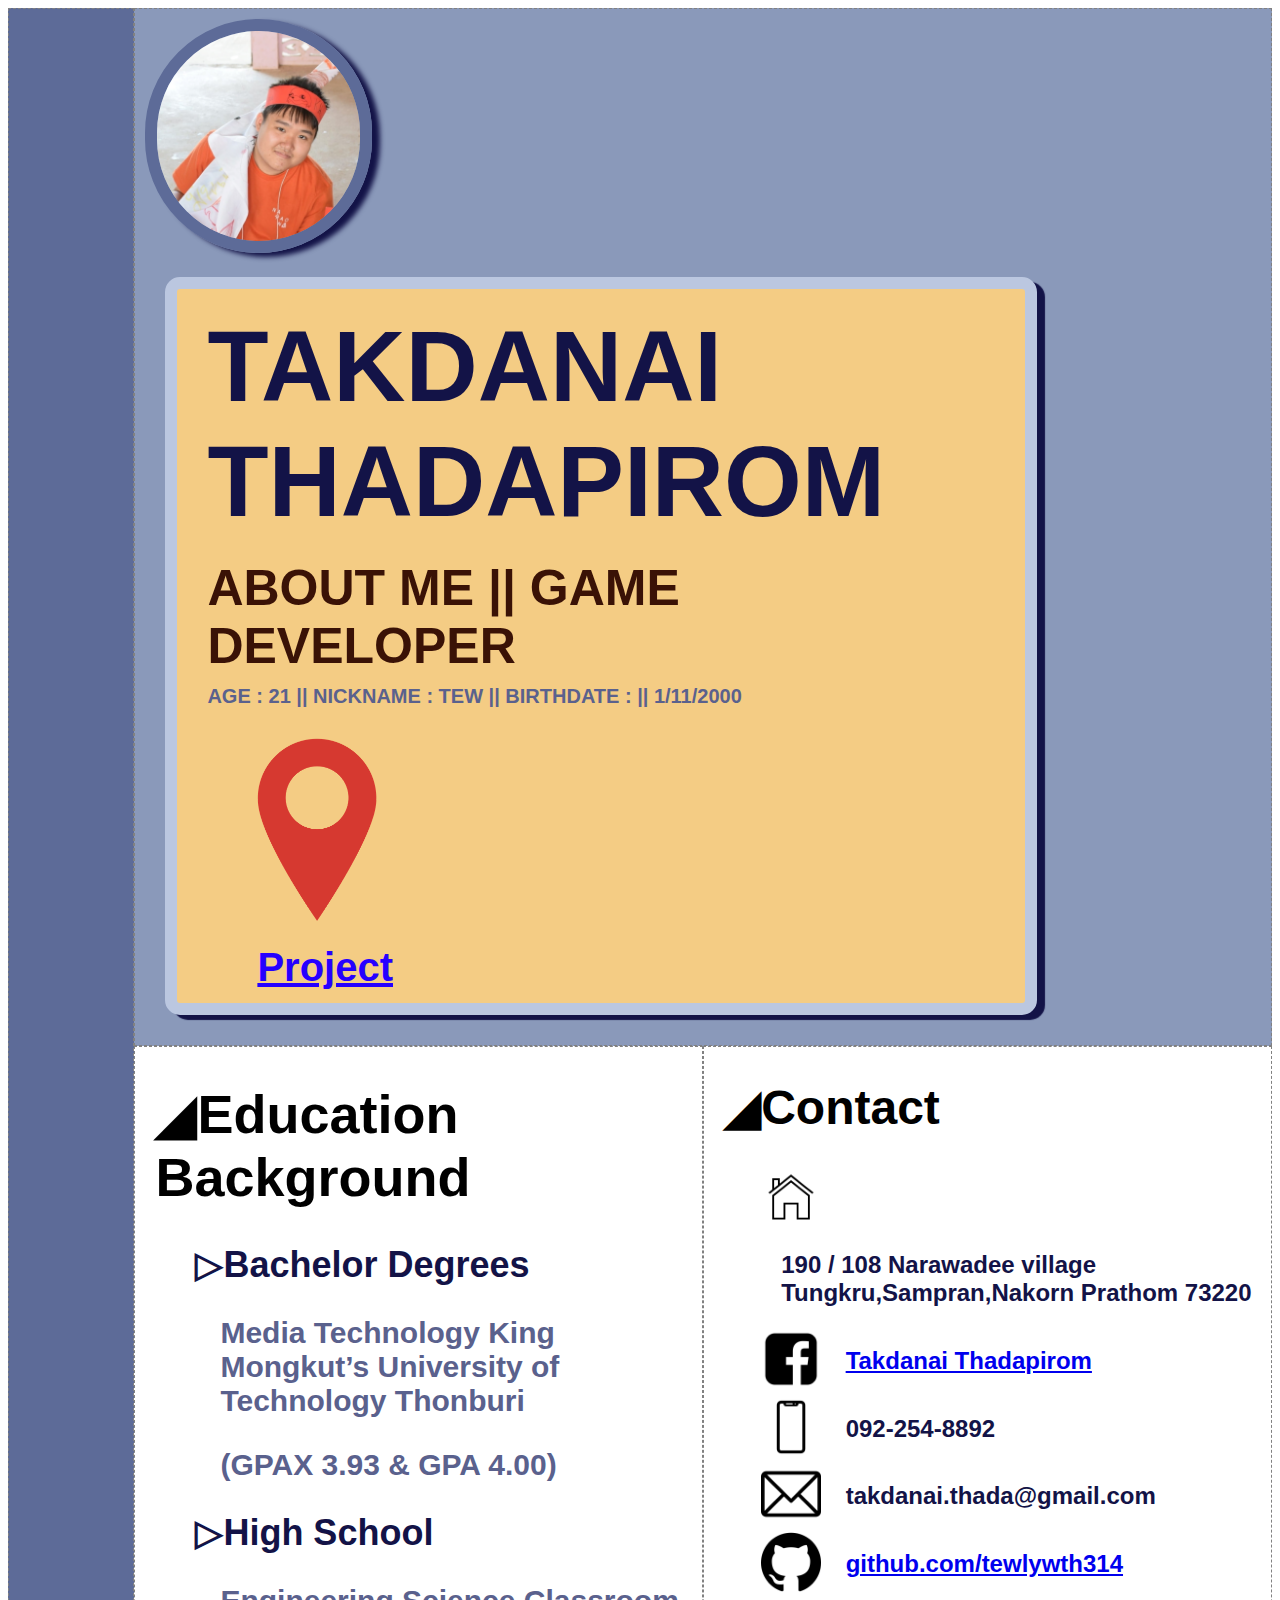
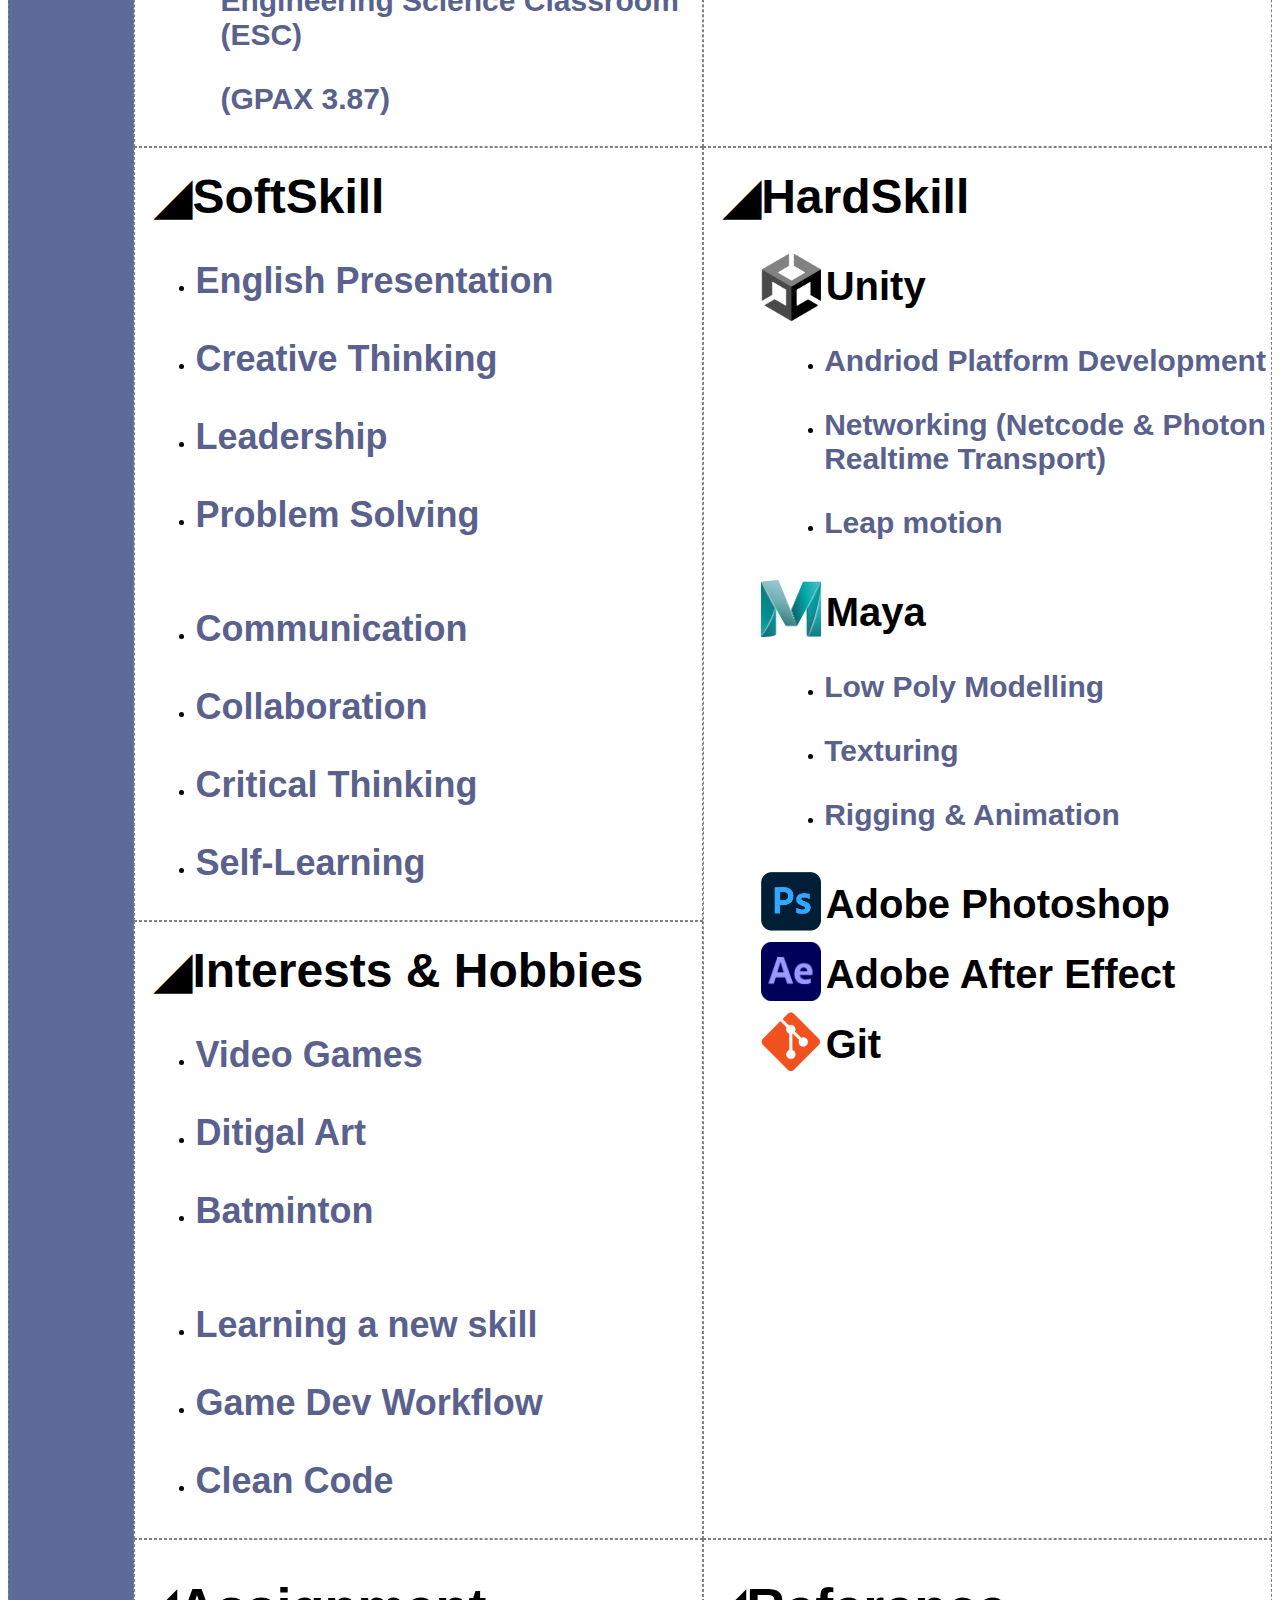
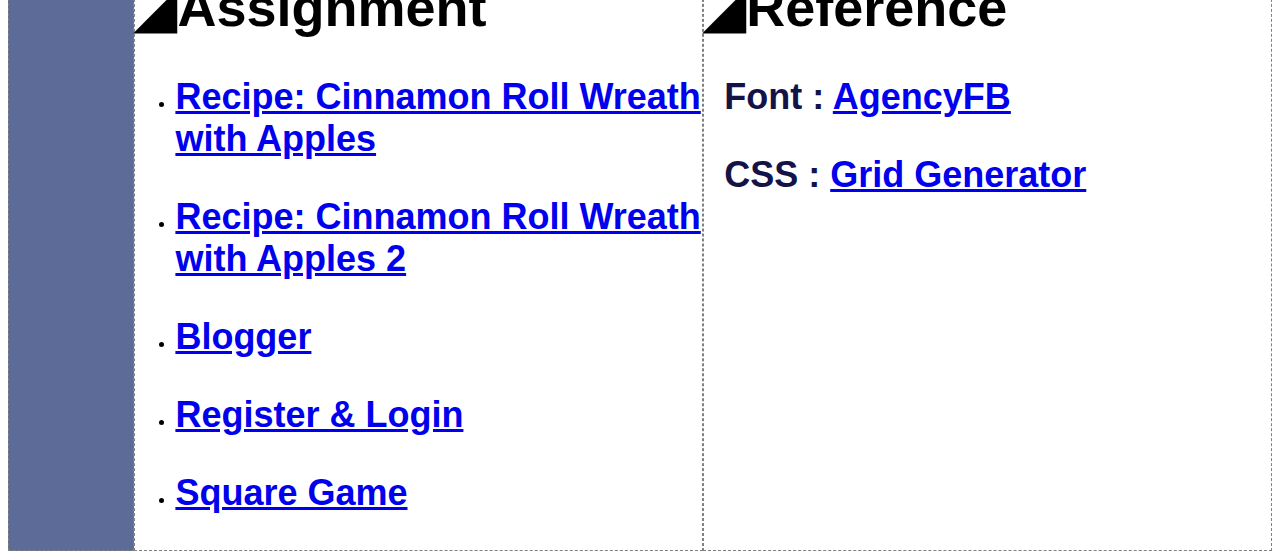
<file: index.html>
<!DOCTYPE html>
<html lang="en">
<head>
    <meta charset="UTF-8">
    <meta http-equiv="X-UA-Compatible" content="IE=edge">
    <meta name="viewport" content="width=device-width, initial-scale=1.0">
    <link href="https://allfont.net/allfont.css?fonts=agency-fb" rel="stylesheet" type="text/css" />
    <link rel='stylesheet' type='text/css' media='screen' href='main.css'>
    <title>Document</title>
</head>
<body>
    <div class="Port-grid-container">
        <div id = "Port-Header">
            <img id = "profileImg"src="PortImage/profile.jpg" alt="profile">
            <div>
                <div id="Name">
                    <h1>TAKDANAI THADAPIROM</h1>
                    <h2>ABOUT ME || GAME DEVELOPER</h2>
                    <h3>AGE : 21 || NICKNAME : TEW || BIRTHDATE : || 1/11/2000</h3>   
                </div>
                <div id="Waypoint">
                    <img id = "waypointImg"src="PortImage/Waypoint.png" alt="waypoint">
                    <h2><a href="Project.html">Project</a></h2>
                </div>
            </div>

             
        </div>
        <div id = "Port-LeftBorder">
            
        </div>
            <div id = "Education">
            <h1>&#9698;Education Background</h1>
            <div class = EducationInfo>
                <h2>&#9655;Bachelor Degrees</h2>
                <h3>Media Technology King Mongkut’s University of Technology Thonburi</h3>
                <h3>(GPAX  3.93 & GPA 4.00)</h3>
            </div>
            <div class = EducationInfo>
                <h2>&#9655;High School</h2>
                <h3>Engineering Science Classroom (ESC)</h3>
                <h3>(GPAX  3.87)</h3>

            </div>
            
        </div>
        <div id = "Contact">
            <h1>&#9698;Contact</h1>
            <div class = ContactGroup>
                <div class = ContactInfo>
                    <img src="PortImage/House.png" alt="Address">
                </div>
                <div class = ContactInfo>
                    <h2>190 / 108 Narawadee village Tungkru,Sampran,Nakorn Prathom 73220</h2>
                </div>
            </div>
            <div class = ContactGroup>
                <div class = ContactInfo>
                    <img src="PortImage/Facebook.png" alt="Facebook">
                </div>
                <div class = ContactInfo>
                    <h2><a href="https://www.facebook.com/profile.php?id=100008579084395">Takdanai Thadapirom</a></h2>
                </div>
            </div>
            <div class = ContactGroup>
                <div class = ContactInfo>
                    <img src="PortImage/Mobile.png" alt="Phone">
                </div>
                <div class = ContactInfo>
                    <h2>092-254-8892</h2>
                </div>
            </div>
            <div class = ContactGroup>
                <div class = ContactInfo>
                    <img src="PortImage/Mail.png" alt="Mail">
                </div>
                <div class = ContactInfo>
                    <h2>takdanai.thada@gmail.com</h2>
                </div>
            </div>
            <div class = ContactGroup>
                <div class = ContactInfo>
                    <img src="PortImage/Github.png" alt="Github">
                </div>
                <div class = ContactInfo>
                   <h2><a href="https://github.com/tewlywth314">github.com/tewlywth314</a></h2> 
                </div>
            </div>  
        </div>
        <div id = "HardSkill">
            <h1>&#9698;HardSkill</h1>
            <div class = SkillGroup>
                <div class = SkillInfo>
                    <img src="PortImage/Unity.png" alt="Unity">
                </div>
                <div class = SkillInfo>
                    <h2>Unity</h2>
                </div>
            </div>
            <ul>
                <li><h3>Andriod Platform Development</h3> </li>
                <li><h3>Networking (Netcode & Photon Realtime Transport)</h3> </li>
                <li><h3>Leap motion </h3> </li>
            </ul>
            <div class = SkillGroup>
                <div class = SkillInfo>
                    <img src="PortImage/Maya.png" alt="Maya">
                </div>
                <div class = SkillInfo>
                    <h2>Maya</h2>
                </div>
            </div>
            <ul>
                <li><h3>Low Poly Modelling</h3> </li>
                <li><h3>Texturing </h3> </li>
                <li><h3>Rigging & Animation </h3> </li>
            </ul>
            <div class = SkillGroup>
                <div class = SkillInfo>
                    <img src="PortImage/Photoshop.png" alt="Adobe Photoshop">
                </div>
                <div class = SkillInfo>
                    <h2>Adobe Photoshop</h2>
                </div>
            </div>
            <div class = SkillGroup>
                <div class = SkillInfo>
                    <img src="PortImage/AfterEffect.png" alt="Adobe After Effect">
                </div>
                <div class = SkillInfo>
                    <h2>Adobe After Effect</h2>
                </div>
            </div>
            <div class = SkillGroup>
                <div class = SkillInfo>
                    <img src="PortImage/Git.png" alt="Git">
                </div>
                <div class = SkillInfo>
                    <h2>Git</h2>
                </div>
            </div>
        </div>
        <div id = "SoftSkill">
            <h1>&#9698;SoftSkill</h1>
            <div class="SoftSkillGroup">
                <ul>
                    <li><h3>English Presentation   </h3> </li>
                    <li><h3>Creative Thinking    </h3> </li>
                    <li><h3>Leadership</h3> </li>
                    <li><h3>Problem Solving</h3> </li>
                </ul>
            </div>
            <div class="SoftSkillGroup">
                <ul>
                    <li><h3>Communication  </h3> </li>
                    <li><h3>Collaboration   </h3> </li>
                    <li><h3>Critical Thinking</h3> </li>
                    <li><h3>Self-Learning </h3> </li>
                </ul>
            </div>
        </div>
        <div id = "Interest">
            <h1>&#9698;Interests & Hobbies</h1>
            <div class="InterestGroup">
                <ul>
                    <li><h3>Video Games  </h3> </li>
                    <li><h3>Ditigal Art  </h3> </li>
                    <li><h3>Batminton</h3> </li>
                </ul>
            </div>
            <div class="InterestGroup">
                <ul>
                    <li><h3>Learning a new skill</h3> </li>
                    <li><h3>Game Dev Workflow  </h3> </li>
                    <li><h3>Clean Code</h3> </li>
                </ul>
            </div>
        </div>
        <div id = "Assignment">
            <h1>&#9698;Assignment</h1>
            <ul>
                <li><h3><a href="assignment3\recipe.html">Recipe: Cinnamon Roll Wreath with Apples</a></h3> </li>
                <li><h3><a href="assignment4\recipe.html">Recipe: Cinnamon Roll Wreath with Apples 2</a></h3> </li>
                <li><h3><a href="assignment5/index.html">Blogger</a></h3> </li>
                <li><h3><a href="assignment6/login.html">Register & Login</a></h3> </li>
                <li><h3><a href="assignment7/index.html">Square Game</a></h3> </li>
            </ul>
        </div>
        <div id = Ref>
            <h1>&#9698;Reference</h1>
            <h3>Font : <a href="https://allfont.net/download/agency-fb/">AgencyFB</a> </h3>
            <h3>CSS : <a href="https://cssgrid-generator.netlify.app/">Grid Generator</a> </h3>
        </div>
    </div>
</body>
</html>
</file>
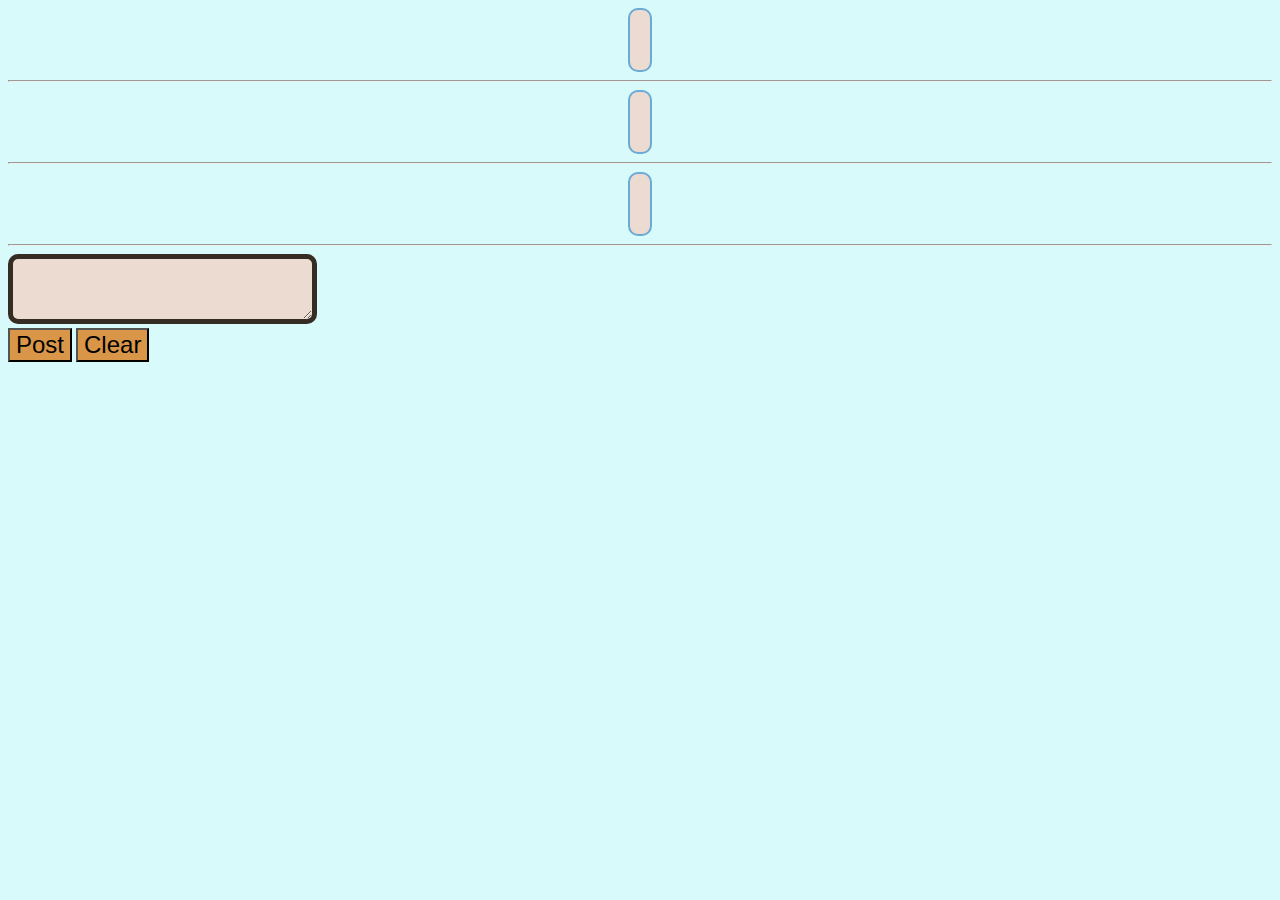
<file: assignment5/index.html>
<!DOCTYPE html>
<html>
<head>
	<meta charset='utf-8'>
	<meta http-equiv='X-UA-Compatible' content='IE=edge'>
	<title>Blogger</title>
	<meta name='viewport' content='width=device-width, initial-scale=1'>
	<link rel="preconnect" href="https://fonts.googleapis.com">
    <link rel="preconnect" href="https://fonts.gstatic.com" crossorigin>
    <link href="https://fonts.googleapis.com/css2?family=Oswald:wght@300&family=Prompt:wght@100&display=swap" rel="stylesheet"> <meta name="viewport" content="width=device-width, initial-scale=1.0">
	<link rel='stylesheet' type='text/css' media='screen' href='main.css'>
	<script src='main.js'></script>
</head>
<body>
	<div id="topic1"></div>
	<hr>
	<div id="comment1"></div>
	<hr>
	<div id="comment2"></div>
	<hr>
	<textarea name="text1" id="text1"></textarea> 
	<br/>
	<button type="button" onclick="postFunction()">Post</button>
	<button type="button" onclick="clearFunction()">Clear</button>
	
</body>
</html>
</file>
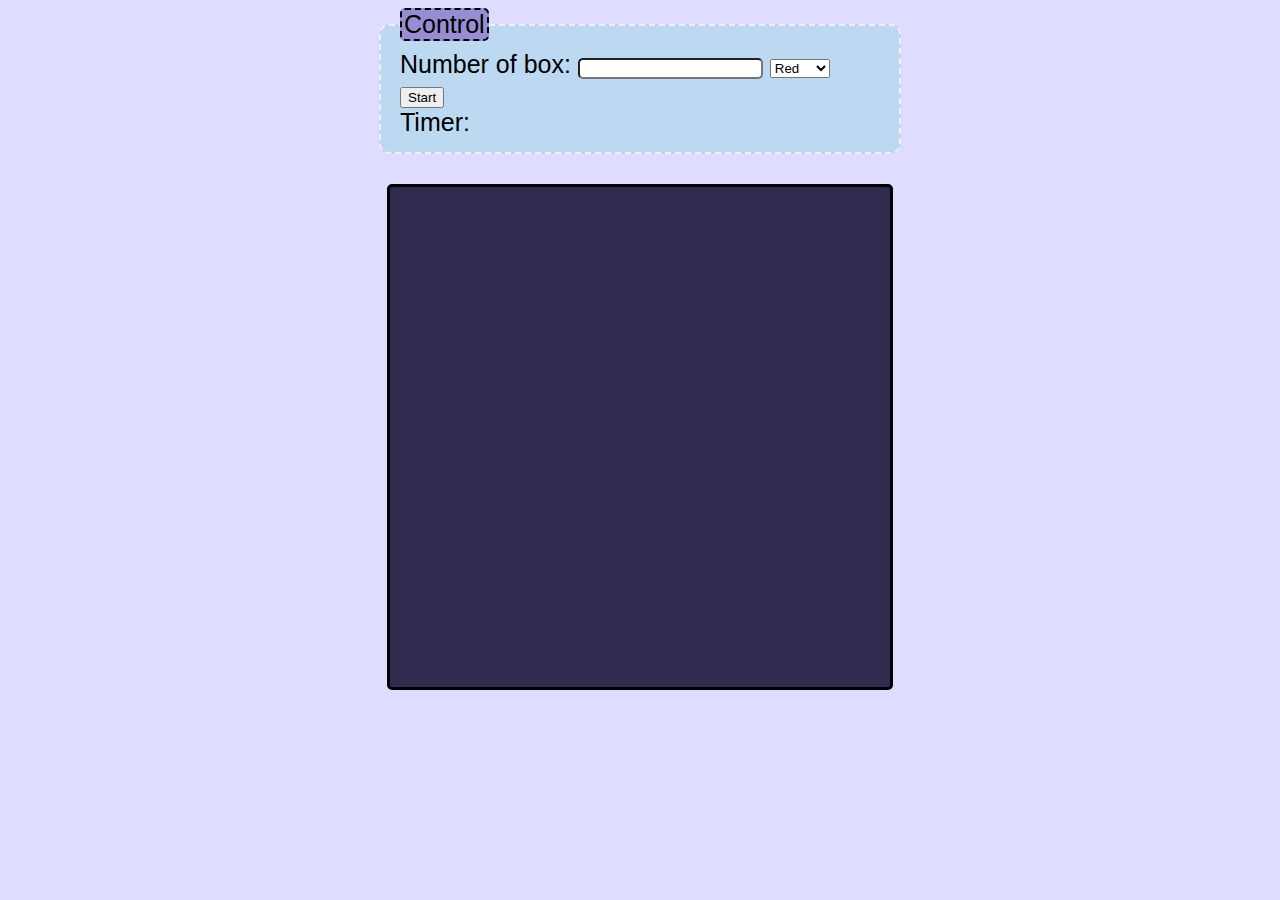
<file: assignment7/index.html>
<!DOCTYPE html>
<html>
	<head>
		<meta charset="UTF-8">
		<title>Square game</title>
		<script type="text/javascript" src="game.js"></script>
		<link rel="preconnect" href="https://fonts.gstatic.com" crossorigin>
	<link href="https://fonts.googleapis.com/css2?family=Josefin+Sans:wght@200&family=Kanit:wght@300&family=Oswald:wght@300&family=Prompt:wght@100&display=swap" rel="stylesheet">
		<link rel="stylesheet" type="text/css" href="game.css">
	</head>
	<body>
		<!-- these codes were adapted from https://courses.cs.washington.edu/courses/cse154/17sp/lecture/more-dom/code/squares.html  -->

		<fieldset>
			<legend>Control</legend>
			Number of box: 
			<input type="text" name="numbox" id="numbox">
			<select name="color" id = "color">
  				<option value="red">Red</option>
  				<option value="blue">Blue</option>
  				<option value="green">Green</option>
			</select>
			<button id="start">Start</button>
			<div id="timerClock"> Timer:
				<div id="clock"></div>
			</div>
		</fieldset>

		
		

		<div id="game-container">
			<div id="game-layer"></div>
		</div>
	
	</body>
</html>
</file>
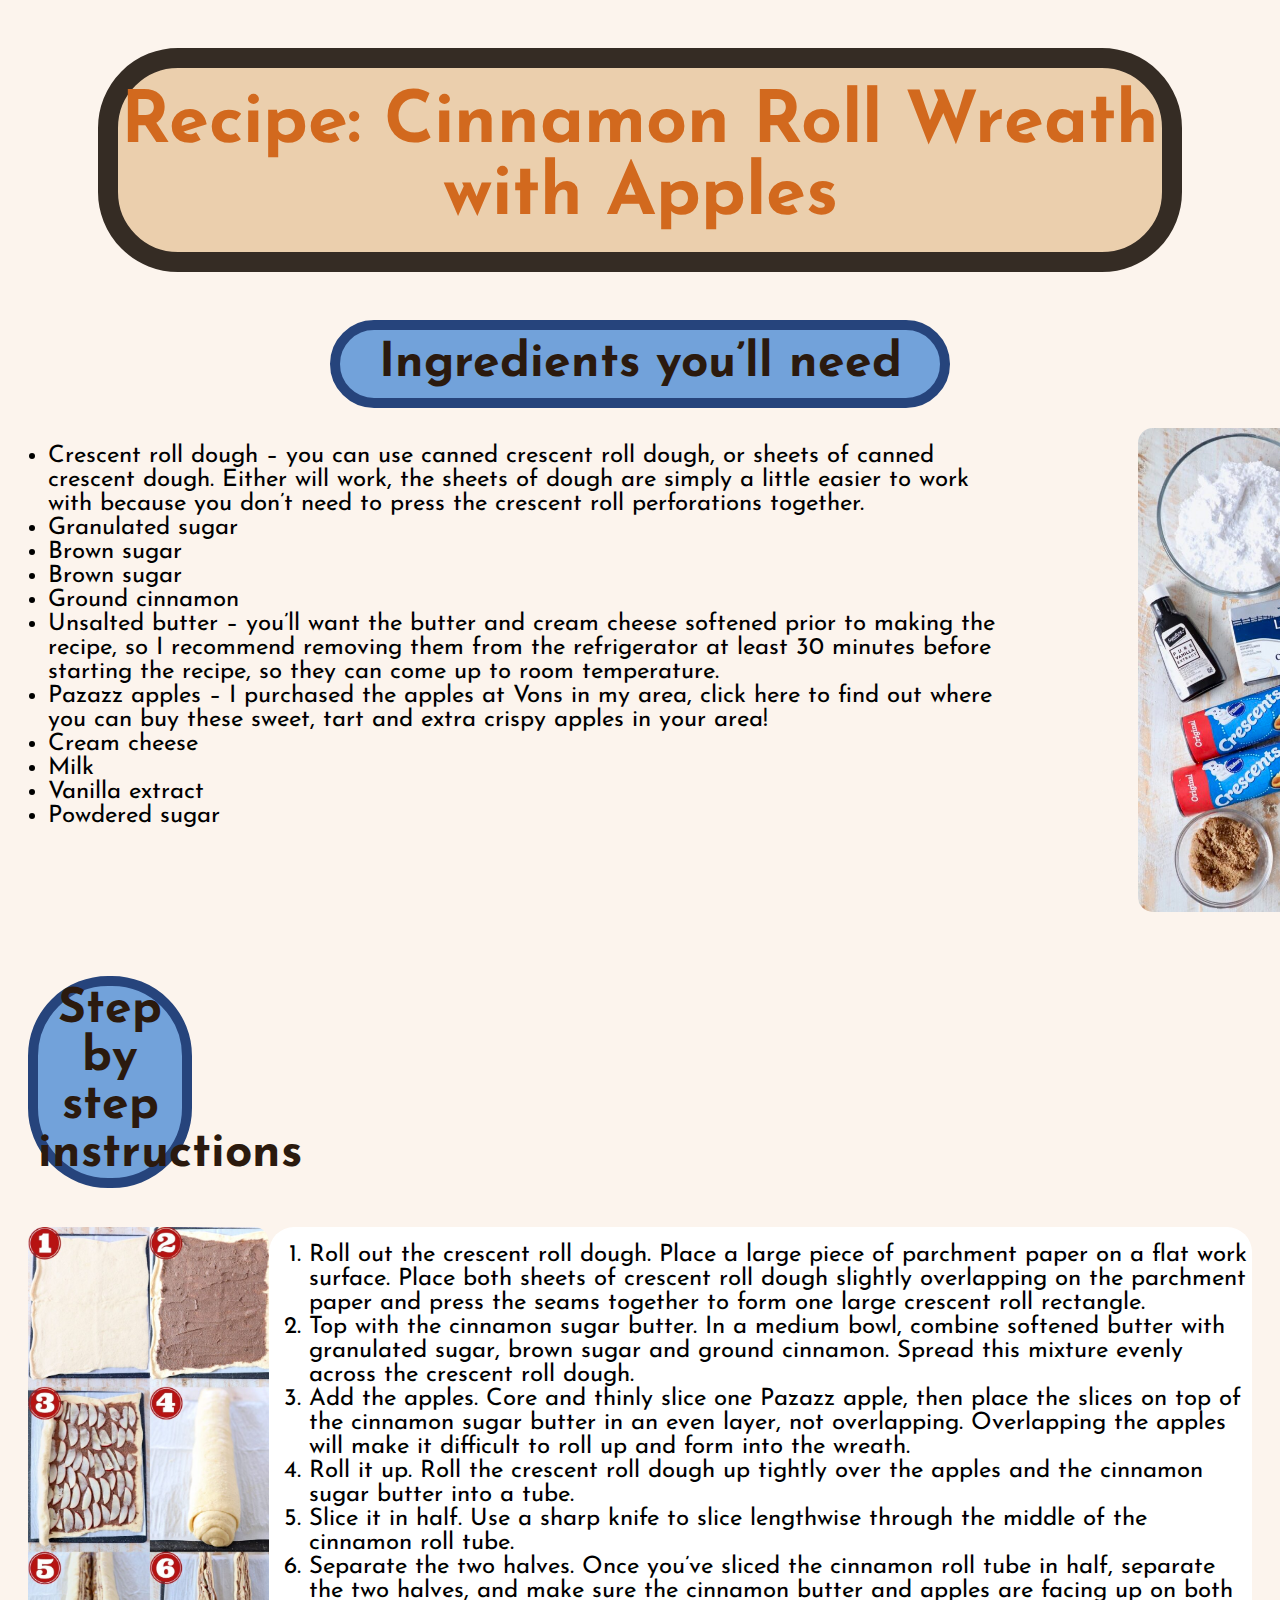
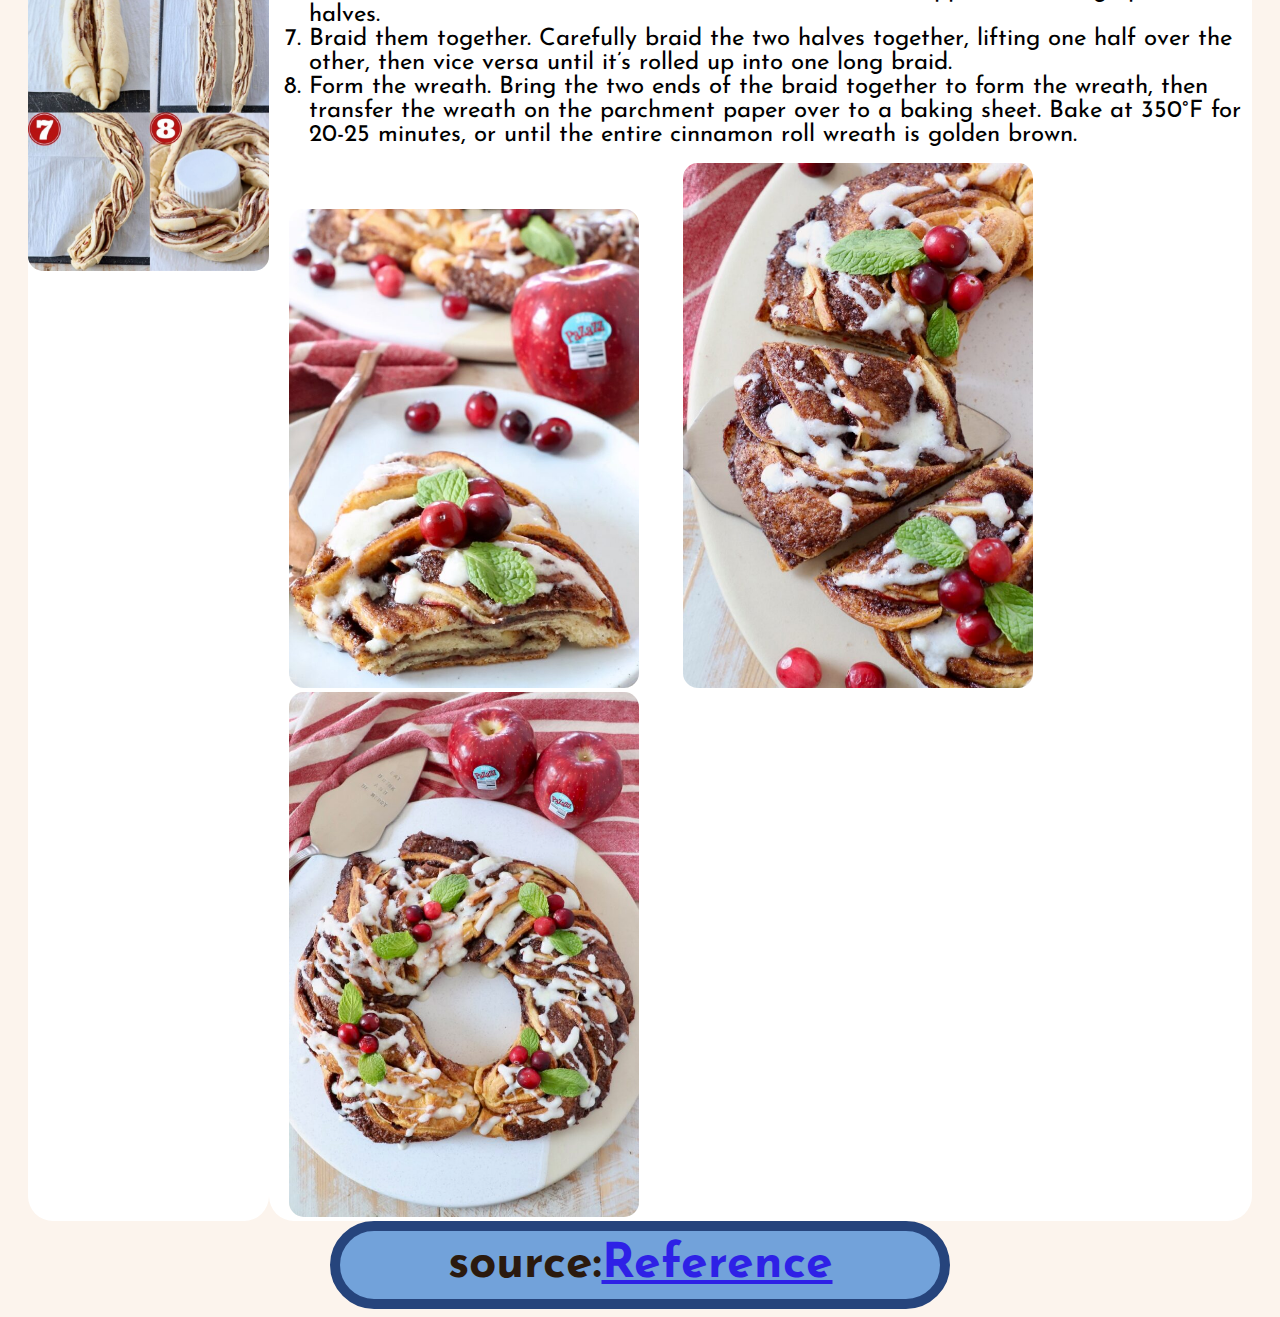
<file: assignment3/recipe.html>
<!DOCTYPE html>
<html>
<head>
	<meta charset='utf-8'>
	<meta http-equiv='X-UA-Compatible' content='IE=edge'>
	<title>Cinnamon Roll Wreath with Apples</title>
	<meta name='viewport' content='width=device-width, initial-scale=1'>
	<link rel="preconnect" href="https://fonts.googleapis.com">
    <link rel="preconnect" href="https://fonts.gstatic.com" crossorigin>
    <link href="https://fonts.googleapis.com/css2?family=Oswald:wght@300&family=Prompt:wght@100&display=swap" rel="stylesheet"> <meta name="viewport" content="width=device-width, initial-scale=1.0">
	<link rel="preconnect" href="https://fonts.googleapis.com">
	<link rel="preconnect" href="https://fonts.gstatic.com" crossorigin>
	<link href="https://fonts.googleapis.com/css2?family=Josefin+Sans:wght@200&family=Oswald:wght@300&family=Prompt:wght@100&display=swap" rel="stylesheet">
	<link rel='stylesheet' type='text/css' media='screen' href='main.css'>
</head>
<body>
	<div>
		<h1>Recipe: Cinnamon Roll Wreath with Apples</h1>
	</div>
	<div>
		<h3>  Ingredients you’ll need</h3>
	</div>
	<div class="Ingredients">
		<div class = "Ingredient_Layout">
			<ul>
				<li> Crescent roll dough – you can use canned crescent roll dough, or 
					sheets of canned crescent dough. Either will work, the sheets of dough are simply a little easier to work with because you don’t need to press the crescent roll perforations together.</li>
				<li> Granulated sugar</li>
				<li> Brown sugar</li>
				<li> Brown sugar</li>
				<li> Ground cinnamon</li>
				<li> Unsalted butter – you’ll want the butter and cream cheese softened prior to making the recipe, so I recommend removing them from the refrigerator at least 30 minutes before starting the recipe, so they can come up to room temperature.</li>
				<li> Pazazz apples – I purchased the apples at Vons in my area, click here to find out where you can buy these sweet, tart and extra crispy apples in your area!</li>
				<li> Cream cheese</li>
				<li> Milk</li>
				<li> Vanilla extract</li>
				<li> Powdered sugar</li>
			</ul>
		</div>
		<div class = "Ingredient_Layout">
			<div class = "cinnamon"><img src="cinnamon-1.jpeg" alt="step"></div>	
		</div>
		
		
	</div>
	<div>
		<h2>  Step by step instructions</h2>
	</div>
	<div class="Step">
		<div class = "OrderStep">
			<img id="stepimage" src="cinnamon-2.jpeg" alt="step">
		</div>
		<div class = "OrderStep">
			<ol>
				<li>Roll out the crescent roll dough. Place a large piece of parchment paper on a flat work surface. Place both sheets of crescent roll dough slightly overlapping on the parchment paper and press the seams together to form one large crescent roll rectangle.</li>
				<li>Top with the cinnamon sugar butter. In a medium bowl, combine softened butter with granulated sugar, brown sugar and ground cinnamon. Spread this mixture evenly across the crescent roll dough.</li>
				<li>Add the apples. Core and thinly slice one Pazazz apple, then place the slices on top of the cinnamon sugar butter in an even layer, not overlapping. Overlapping the apples will make it difficult to roll up and form into the wreath.</li>
				<li>Roll it up. Roll the crescent roll dough up tightly over the apples and the cinnamon sugar butter into a tube.</li>
				<li>Slice it in half. Use a sharp knife to slice lengthwise through the middle of the cinnamon roll tube.</li>
				<li>Separate the two halves. Once you’ve sliced the cinnamon roll tube in half, separate the two halves, and make sure the cinnamon butter and apples are facing up on both halves.</li>
				<li>Braid them together. Carefully braid the two halves together, lifting one half over the other, then vice versa until it’s rolled up into one long braid.</li>
				<li>Form the wreath. Bring the two ends of the braid together to form the wreath, then transfer the wreath on the parchment paper over to a baking sheet. Bake at 350°F for 20-25 minutes, or until the entire cinnamon roll wreath is golden brown.</li>
			</ol>
			<div class = "cinnamon"><img src="cinnamon-3.jpeg" alt="step"></div>
			<div class = "cinnamon"><img src="cinnamon-4.jpeg" alt="step"></div>
			<div class = "cinnamon"><img src="cinnamon-5.jpeg" alt="step"></div>
		</div>
	</div>
	<h3>source:<a href="https://whitneybond.com/cinnamon-roll-wreath/">Reference</a></h3>
</body>
</html>
</file>
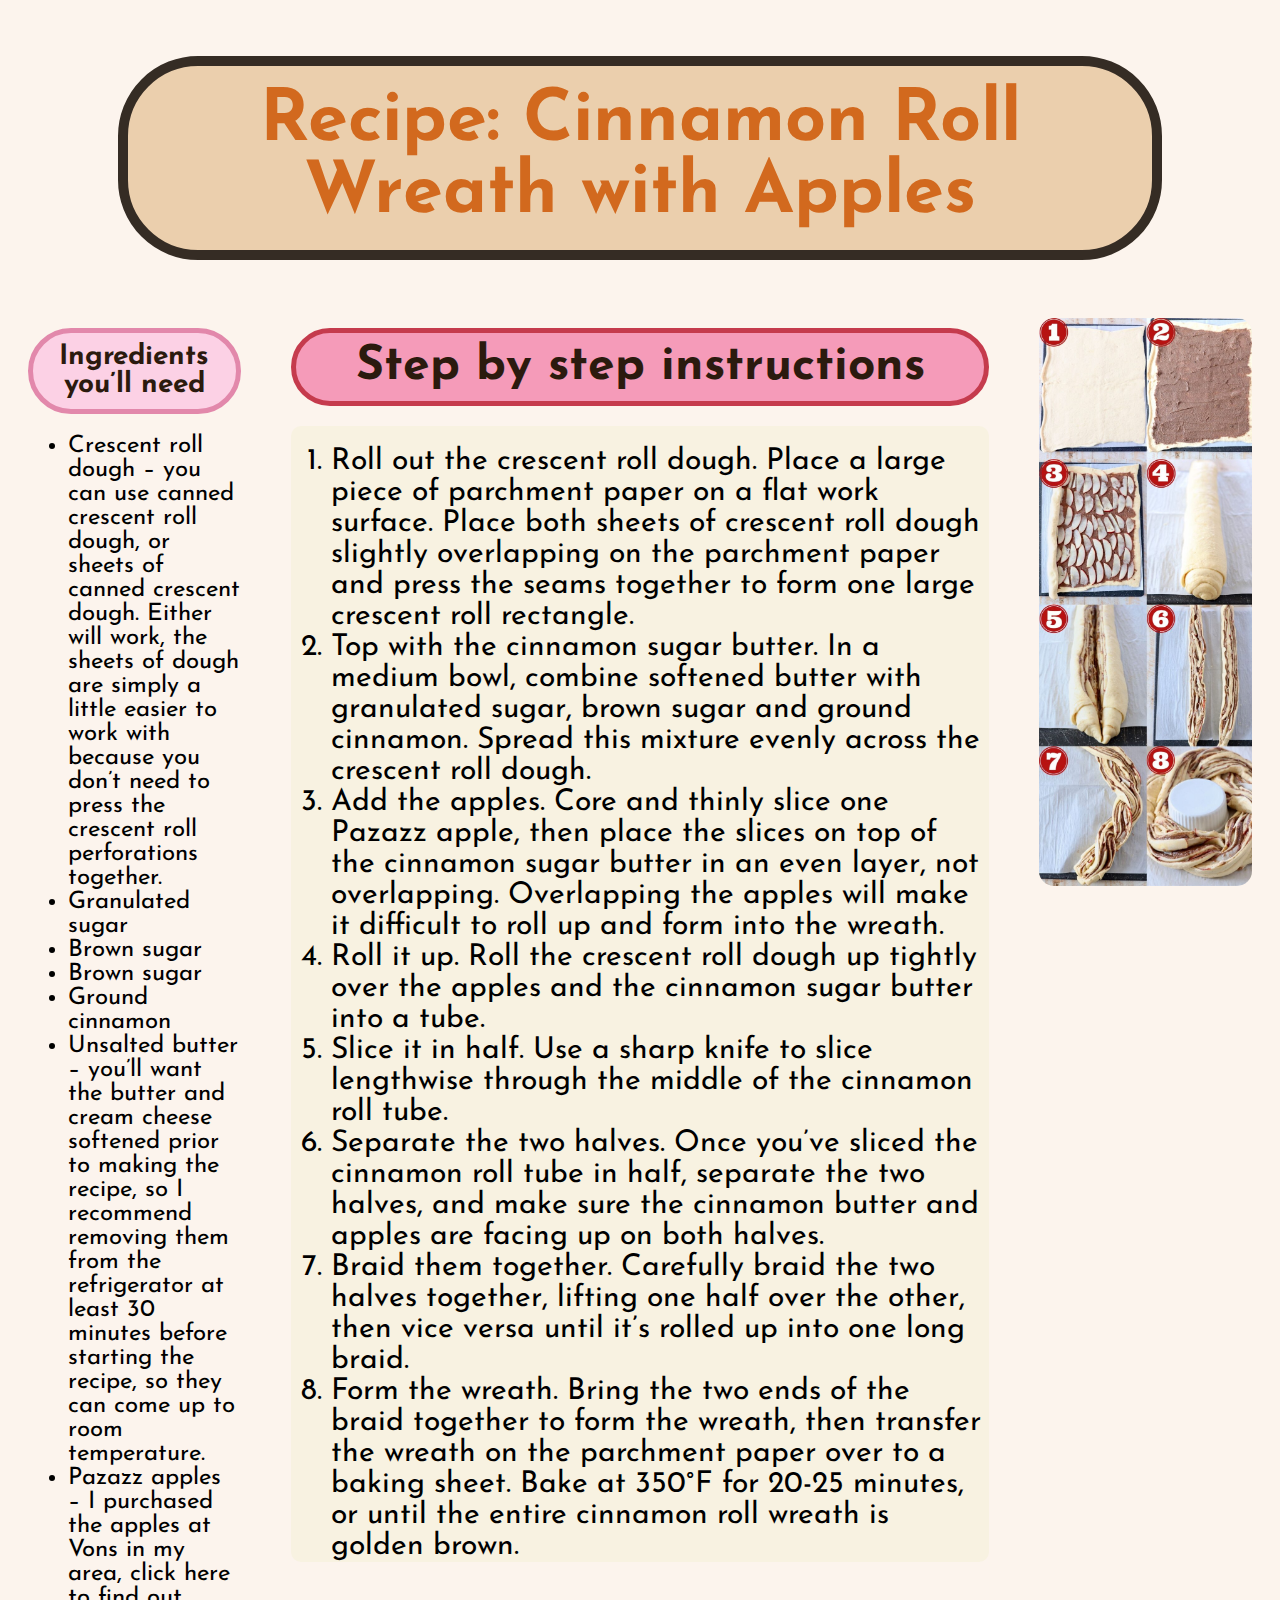
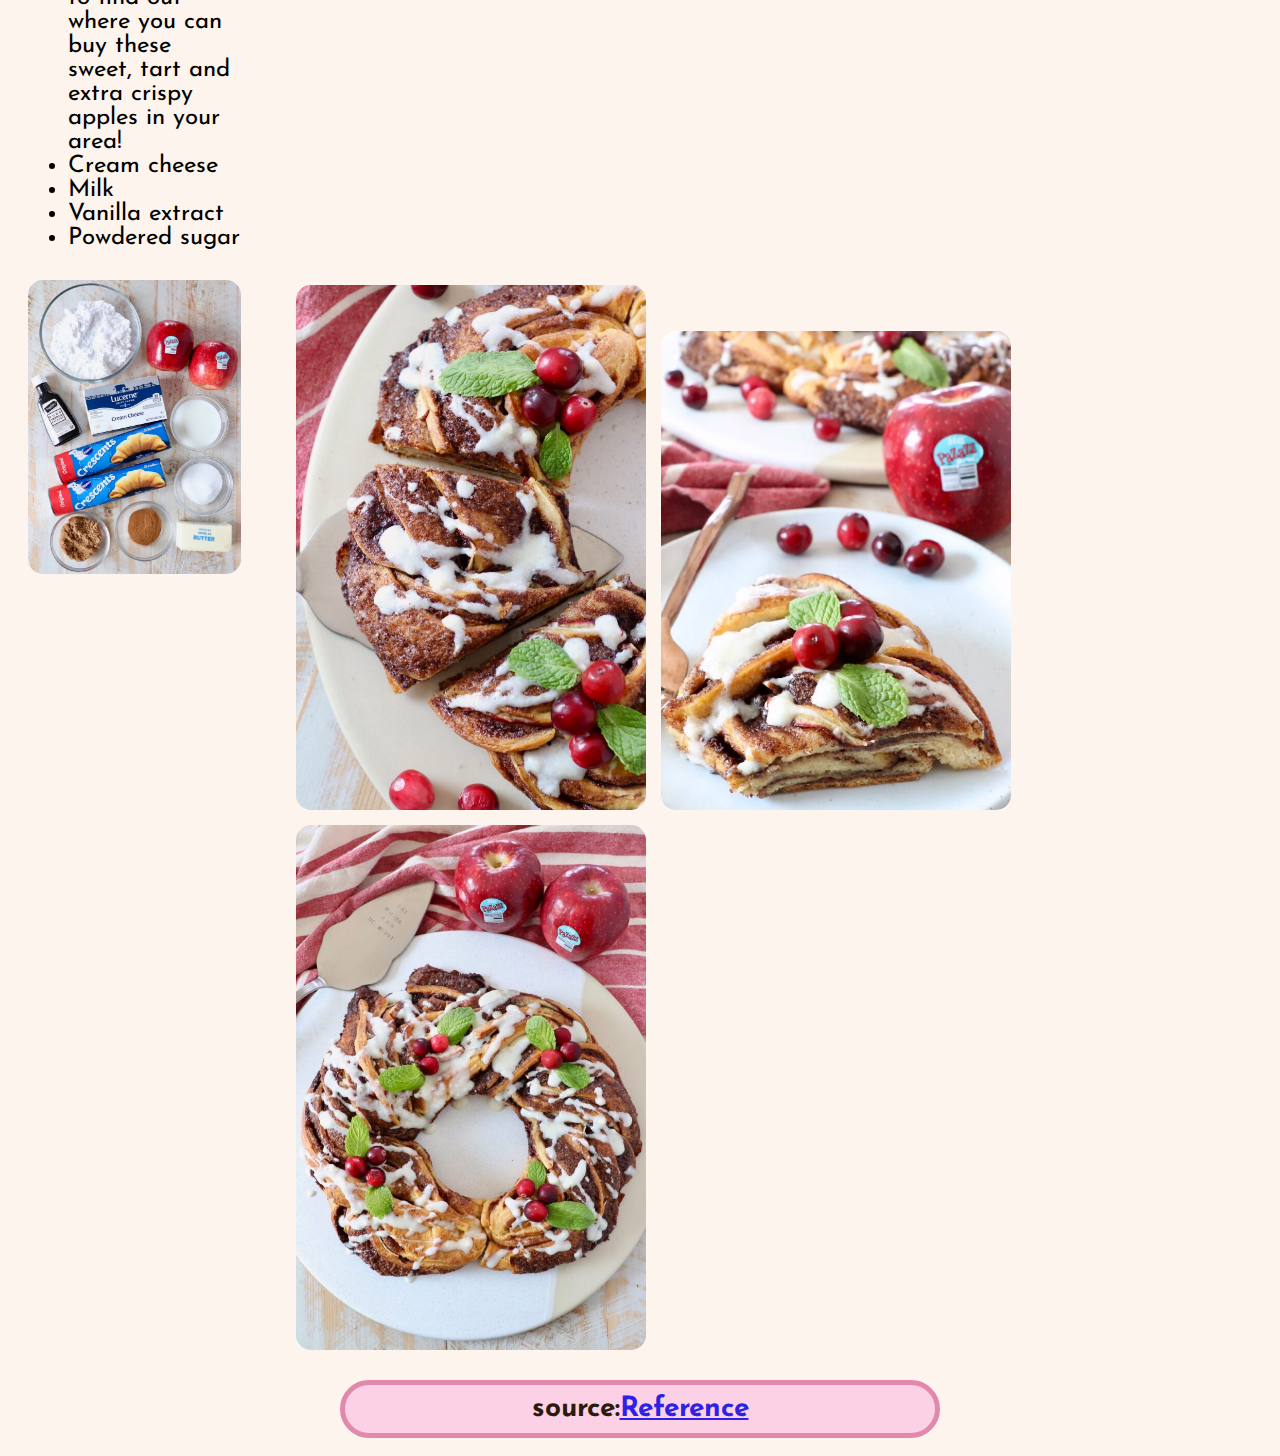
<file: assignment4/recipe.html>
<!DOCTYPE html>
<html>
<head>
	<meta charset='utf-8'>
	<meta http-equiv='X-UA-Compatible' content='IE=edge'>
	<title>Cinnamon Roll Wreath with Apples</title>
	<meta name='viewport' content='width=device-width, initial-scale=1'>
	<link rel="preconnect" href="https://fonts.googleapis.com">
    <link rel="preconnect" href="https://fonts.gstatic.com" crossorigin>
    <link href="https://fonts.googleapis.com/css2?family=Oswald:wght@300&family=Prompt:wght@100&display=swap" rel="stylesheet"> <meta name="viewport" content="width=device-width, initial-scale=1.0">
	<link rel="preconnect" href="https://fonts.googleapis.com">
	<link rel="preconnect" href="https://fonts.gstatic.com" crossorigin>
	<link href="https://fonts.googleapis.com/css2?family=Josefin+Sans:wght@200&family=Oswald:wght@300&family=Prompt:wght@100&display=swap" rel="stylesheet">
	<link rel='stylesheet' type='text/css' media='screen' href='main.css'>
</head>
<body>
	<div class="grid-container">
        <div id="header">
			<h1>Recipe: Cinnamon Roll Wreath with Apples</h1>
		</div>
        <div id="main1">
			<h3>  Ingredients you’ll need</h3>
			<div class = "Ingredient_Layout">
				<ul>
					<li> Crescent roll dough – you can use canned crescent roll dough, or 
						sheets of canned crescent dough. Either will work, the sheets of dough are simply a little easier to work with because you don’t need to press the crescent roll perforations together.</li>
					<li> Granulated sugar</li>
					<li> Brown sugar</li>
					<li> Brown sugar</li>
					<li> Ground cinnamon</li>
					<li> Unsalted butter – you’ll want the butter and cream cheese softened prior to making the recipe, so I recommend removing them from the refrigerator at least 30 minutes before starting the recipe, so they can come up to room temperature.</li>
					<li> Pazazz apples – I purchased the apples at Vons in my area, click here to find out where you can buy these sweet, tart and extra crispy apples in your area!</li>
					<li> Cream cheese</li>
					<li> Milk</li>
					<li> Vanilla extract</li>
					<li> Powdered sugar</li>
				</ul>
			</div>
			
		</div>
        <div id="main2">
			<h2>  Step by step instructions</h2>
			<div class = "OrderStep">
				<ol>
					<li>Roll out the crescent roll dough. Place a large piece of parchment paper on a flat work surface. Place both sheets of crescent roll dough slightly overlapping on the parchment paper and press the seams together to form one large crescent roll rectangle.</li>
					<li>Top with the cinnamon sugar butter. In a medium bowl, combine softened butter with granulated sugar, brown sugar and ground cinnamon. Spread this mixture evenly across the crescent roll dough.</li>
					<li>Add the apples. Core and thinly slice one Pazazz apple, then place the slices on top of the cinnamon sugar butter in an even layer, not overlapping. Overlapping the apples will make it difficult to roll up and form into the wreath.</li>
					<li>Roll it up. Roll the crescent roll dough up tightly over the apples and the cinnamon sugar butter into a tube.</li>
					<li>Slice it in half. Use a sharp knife to slice lengthwise through the middle of the cinnamon roll tube.</li>
					<li>Separate the two halves. Once you’ve sliced the cinnamon roll tube in half, separate the two halves, and make sure the cinnamon butter and apples are facing up on both halves.</li>
					<li>Braid them together. Carefully braid the two halves together, lifting one half over the other, then vice versa until it’s rolled up into one long braid.</li>
					<li>Form the wreath. Bring the two ends of the braid together to form the wreath, then transfer the wreath on the parchment paper over to a baking sheet. Bake at 350°F for 20-25 minutes, or until the entire cinnamon roll wreath is golden brown.</li>
				</ol>
			</div>
			
		</div>
        <div id="right">
			<img src="cinnamon-2.jpeg" alt="step">
		</div>
		<div id = "mainImg1">
			<img src="cinnamon-1.jpeg" alt="step">
		</div>
		<div id = "mainImg2">
			<div id = "ImageETC">
				<div class = "cinnamon"><img src="cinnamon-4.jpeg" alt="step"></div>
				<div class = "cinnamon"><img src="cinnamon-3.jpeg" alt="step"></div>
				<div class = "cinnamon"><img src="cinnamon-5.jpeg" alt="step"></div>
			</div>
		</div>
        <div id="footer">
			<h3>source:<a href="https://whitneybond.com/cinnamon-roll-wreath/">Reference</a></h3>
		</div>
	</div>
</body>
</html>
</file>
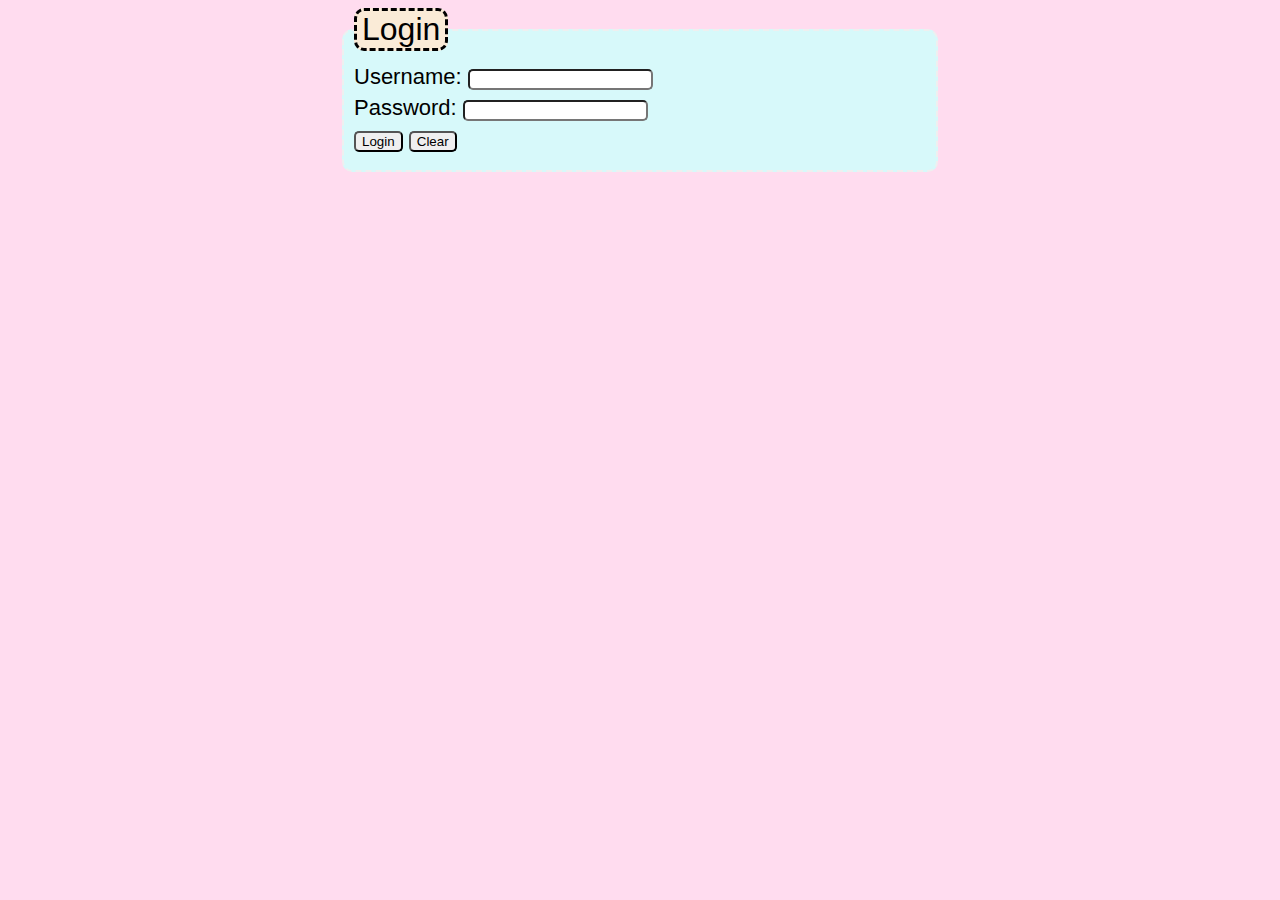
<file: assignment6/login.html>
<!DOCTYPE html>
<html>
<head>
	<meta charset='utf-8'>
	<meta http-equiv='X-UA-Compatible' content='IE=edge'>
	<title>Page Title</title>
	<meta name='viewport' content='width=device-width, initial-scale=1'>
	<link rel='stylesheet' type='text/css' media='screen' href='main.css'>
	<script src='login.js'></script>
</head>
<body>
	<form name="myLogin" id = "myLogin">
		<fieldset>
			<legend>Login</legend>
			<div class = "element">
				Username: 
			<input type="text" name="username" id="username" required>
			<br>
			</div>
			<div class = "element">
				Password: 
			<input type="password" name="password" required>
			<br>
			</div>
			<div class = "element">
				<input type="submit" value="Login">
			<input type="reset" value="Clear">
			</div>
		</fieldset>
	</form>
</body>
</html>
</file>
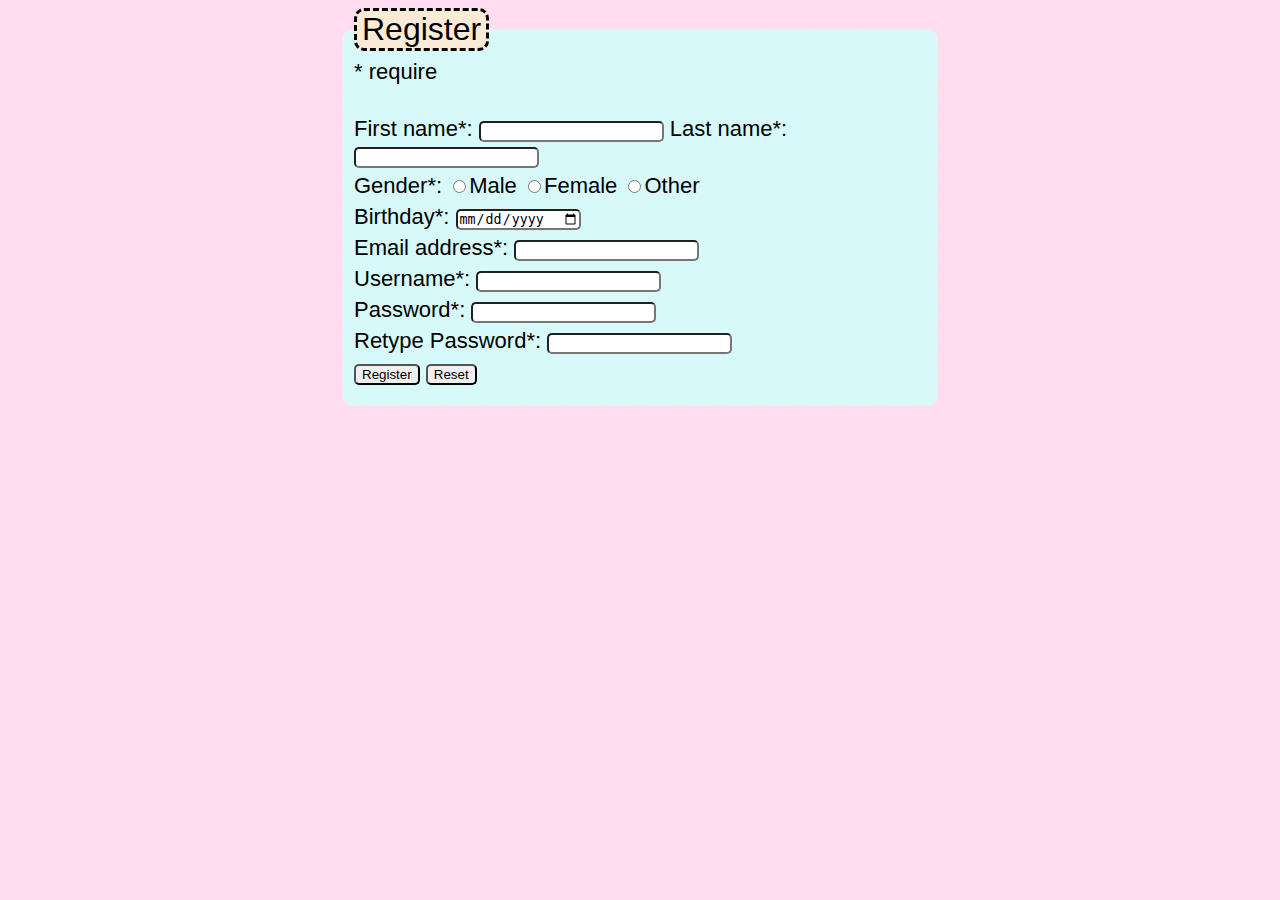
<file: assignment6/register.html>
<!DOCTYPE html>
<html>
<head>
	<meta charset='utf-8'>
	<meta http-equiv='X-UA-Compatible' content='IE=edge'>
	<title>Page Title</title>
	<meta name='viewport' content='width=device-width, initial-scale=1'>
	<link rel="preconnect" href="https://fonts.googleapis.com">
	<link rel="preconnect" href="https://fonts.gstatic.com" crossorigin>
	<link href="https://fonts.googleapis.com/css2?family=Josefin+Sans:wght@200&family=Kanit:wght@300&family=Oswald:wght@300&family=Prompt:wght@100&display=swap" rel="stylesheet">
	<link rel='stylesheet' type='text/css' media='screen' href='main.css'>
	<script src='register.js'></script>
</head>
<body>
	<form name="myForm" id="myForm" action="login.html">
		<fieldset>
			<legend>Register</legend>
			<span>* require</span> <br>
			<span id="errormsg"></span> <br>
			<div class = "element">
				First name*: 
				<input type="text" name="firstname" required>
				Last name*: 
				<input type="text" name="lastname" >
				<br>
			</div>
			
			<div class  = "element">
				Gender*: 
				<input type="radio" name="gender" value="male" >Male
				<input type="radio" name="gender" value="female" >Female
				<input type="radio" name="gender" value="female" >Other
				<br>
			</div>
			<div class  = "element">
				Birthday*: 
				<input type="date" name="bday" value="" >
				<br>
			</div>
			<div class  = "element">
				Email address*: 
			<input type="email" name="email" >
			<br>
			</div>
			<div class = "element">
				Username*: 
			<input type="text" name="username" >
			<br>
			</div>
			<div class  = "element">
				Password*: 
			<input type="password" name="password" required>
			<br>
			</div>
			<div class  = "element">
				Retype Password*: 
			<input type="password" name="password" required>
			<br>
			</div>
			<div class  = "element">
				<input type="submit" value="Register">
			<input type="reset" value="Reset">
			</div>
		</fieldset>
	</form>
</body>
</html>
</file>
<file: main.css>
body{
    font-family: 'Agency FB', arial;
}
.Port-grid-container {
	display: grid;
    grid-template-columns: 10% 45% 45%;
}

.Port-grid-container > div{
	border: 1px dashed #818181;
}
#profileImg{
    height: auto;
    border-radius: 240px;
    width: 18%;
    text-align: left;
    border : 12px solid #5D6B98;
    box-shadow: 8px 4px 5px #131347;
}
#Port-Header{
    grid-area: 1 / 2 / 2 / 4;
    background-color: #8A99BA;
    padding-top: 10px;
    padding-bottom: 10px;
    padding-left: 10px;
}
#Port-Header > div{
    width: 70%;
    display: inline-block;
    background-color: #F4CC84;
    border-radius: 15px;
    padding-left: 30px;
    padding-right: 30px;
    margin-top: 20px;
    margin-bottom: 20px;
    margin-left: 20px;
    margin-right: 20px;
    border : 12px solid #BBC7E0;
    box-shadow: 8px 5px 1px #131347;
}
#Port-Header h1{
    font-size:100px;
    color: #131347;
    margin-top: 20px;
    margin-bottom: 20px;
}
#Port-Header h2{
    font-size:50px;
    color: #3a1206;
    margin-top: 10px;
    margin-bottom: 10px;
}
#Port-Header h3{
    font-size:20px;
    color: #5a618d;
    margin-top: 10px;
    margin-bottom: 10px;
}
#Waypoint{
    margin-left: 50px;
    text-align: center;
    margin-top: 20px;
    display: inline-block;
    width: 120px;
}
#Waypoint a{
    margin-top: 10px;
    margin-bottom: 10px;
    color: rgb(38, 0, 255);
    font-size: 40px;
}
#Waypoint a:hover{
    color: rgb(255, 0, 55);
    font-size: 42px;
}
#waypointImg{
    width: 100%;
}
#Name{
    display: inline-block;
}
/*Education Background*/
#Education{
    padding-left: 20px;
}
#Education h1{
    font-size: 54px;
}
#Education h2{
    font-size: 36px;
    color: #131347;
}
#Education h3{
    font-size: 30px;
    margin-left: 25px;
    color: #5a618d;
}
.EducationInfo{
    padding-left: 40px;
}


/*Contact*/
#Contact{
    padding-left: 20px;
    padding-bottom: 20px;
}
.ContactGroup{
    padding-left: 37px;
}
#Contact h1{
    font-size: 48px;
}
.ContactInfo{
    display: inline-block;
    vertical-align: middle;
}
.ContactInfo h2{
    color: #131347;
    margin-left: 20px;
}
.ContactInfo img{
    width: 60px;
}

/*HardSkill*/
#HardSkill{
    padding-left: 20px;
    padding-bottom: 20px;
}
#HardSkill h1{
    margin-top: 20px;
    margin-bottom: 20px;
    font-size: 48px;
}
#HardSkill h2{
    font-size: 40px;
}
#HardSkill h3{
    font-size: 30px;
    color: #5a618d
}
#HardSkill ul{
    margin-top: 0px;
    margin-bottom: 0px;
}
#HardSkill li{
   margin-left: 60px;
}
.SkillGroup{
    padding-top: 10px;
    padding-left: 37px;
}
.SkillInfo img{
    width: 60px;
}
.SkillInfo{
    height: 60px;
    display: inline-block;
    vertical-align: middle;
}
.SkillInfo h2{
    margin-top: 10px;
    margin-bottom: 0px;
}



/*SoftSkill*/
#SoftSkill{
    padding-left: 20px;
}
.SoftSkillGroup{
    display: inline-block;
}
#SoftSkill h1{
    margin-top: 20px;
    margin-bottom: 0px;
    font-size: 48px;
}
#SoftSkill h3{
    font-size: 36px;
    color: #5a618d
    
}

/*Interest*/
#Interest{
    padding-left: 20px;
}
.InterestGroup{
    display: inline-block;
}
#Interest h1{
    margin-top: 20px;
    margin-bottom: 0px;
    font-size: 48px;
}
#Interest h3{
    font-size: 36px;
    color: #5a618d
}

#Port-LeftBorder{
    grid-area: 1 / 1 / 7 / 2;
    background-color:#5D6B98;
}
#Education{
    grid-area: 2 / 2 / 3 / 3;
}
#Contact{
    grid-area: 2 / 3 / 3 / 4;
}
#HardSkill{
    grid-area: 3 / 3 / 5 / 4;
}
#SoftSkill{
    grid-area: 3 / 2 / 4 / 3;
}
#Interest{
    grid-area: 4 / 2 / 5 / 3;
}
#Ref{
    grid-area: 5 / 3 / 6 / 4;
}
#Assignment h1{
    font-size: 54px;
}
#Assignment h3{
    font-size: 36px;
    color: #131347;
}
#Assignment a:hover{
    color: #db0030;
}
#Ref h1{
    font-size: 54px;
}
#Ref h3{
    font-size: 36px;
    color: #131347;
    padding-left: 20px;
}
#Ref a:hover{
    color: #db0030;
}
/*Project CSS*/
.grid-container {
	display: grid;
    grid-template-columns: 4% 43% 5% 43% 4%;
}

.grid-container > div{
	border: 1px dashed #818181;
}
#Header{
    grid-area: 1 / 1 / 2 / 6;
    background-image: url('ProjectRef/BG.jpg');
    background-repeat: no-repeat;
    background-size:cover;
    text-align: center;
    height: 720px;
}
#LeftBorder{
    grid-area: 2 / 1 / 6 / 2;
    background-color:#517471;
}
#MiddleBorder{
    grid-area: 2 / 3 / 6 / 4;
    background-color:#878faa;
}
#RightBorder{
    grid-area: 2 / 5 / 6 / 6; 
    background-color:#517471;
}
#MainLeft1{
    grid-area: 2 / 2 / 4 / 3; 
    padding-left: 10px;
    padding-right: 10px;
    padding-bottom: 10px;
    text-align: center;
}
#MainRight1{
    grid-area: 2 / 4 / 4 / 5;
    padding-left: 10px;
    padding-right: 10px;
    text-align: center;
}
#MainLeft2{
    grid-area: 4 / 2 / 6 / 3;
    padding-left: 10px;
    padding-right: 10px;
    text-align: center;
}
#MainRight2{
    grid-area: 4 / 4 / 6 / 5;
    padding-left: 10px;
    padding-right: 10px;
    text-align: center;
}
#Header > div{
    background-color: #F4CC84;
    border-radius: 15px;
    padding-left: 30px;
    padding-right: 30px;
    padding-top: 10px;
    padding-bottom: 10px;
    width: 500px;
    margin : auto;
    margin-top: 400px;
    margin-bottom: 20px;
    border : 12px solid #BBC7E0;
    box-shadow: 8px 5px 1px #131347;
}
#Header h1{
    font-size: 72px;
    margin-top: 10px;
    margin-bottom: 10px;
}
#Header h3{
    font-size: 24px; 
}
#Header a:hover{
    color:#db0030
}
#MainLeft1 h1{
    width: 98%;
    background-color: #a0cee0;
    border-radius: 15px;
    border : 4px solid #525a6b;
    box-shadow: 7px 4px 1px #131347;
}
#MainLeft1 h2{
    font-family: 'Kanit', sans-serif;
    font-size: 18px;
    text-align: left;
}
#MainRight1 h1{
    width: 260px;
    background-color: #b3a0e0;
    border-radius: 15px;
    border : 4px solid #525a6b;
    box-shadow: 7px 4px 1px #131347;
}
#MainRight1 h2{
    font-family: 'Kanit', sans-serif;
    font-size: 18px;
    text-align: left;
}
#FormulaAllImage{
    padding-top: 10px;
    padding-bottom: 10px;
}
.FormulaImg{
    display: inline-block;
}
.FormulaImg img{
    width: 300px;
    border : 2px solid #191f2e;
    box-shadow: 2px 1px 3px #505057;
}
#MainRight1 video{
    width: 600px;
    text-align: center;
    margin: auto;
    vertical-align: middle;
    border : 4px solid #191f2e;
    box-shadow: 6px 4px 3px #505057;
}
#MainLeft2 h1{
    width: 150px;
    background-color: #a0a6e0;
    border-radius: 15px;
    border : 4px solid #525a6b;
    box-shadow: 7px 4px 1px #131347;
}
#MainLeft2 h2{
    font-family: 'Kanit', sans-serif;
    font-size: 18px;
    text-align: left;
}
#MainLeft2 video{
    width: 600px;
    text-align: center;
    margin: auto;
    vertical-align: middle;
    border : 4px solid #191f2e;
    box-shadow: 6px 4px 3px #505057;
}
#MainRight2 h1{
    width: 210px;
    background-color: #8ea5e4;
    border-radius: 15px;
    border : 4px solid #525a6b;
    box-shadow: 7px 4px 1px #131347;
}
#MainRight2 h2{
    font-family: 'Kanit', sans-serif;
    font-size: 18px;
    text-align: left;
}
#MainRight2 video{
    width: 600px;
    text-align: center;
    margin: auto;
    vertical-align: middle;
    border : 4px solid #191f2e;
    box-shadow: 6px 4px 3px #505057;
}
#MonsterAllImage{
    padding-top: 10px;
    padding-bottom: 10px;
}
.MonsterImg{
    display: inline-block;
}
.MonsterImg img{
    width: 300px;
    border : 2px solid #191f2e;
    box-shadow: 2px 1px 3px #505057;
}
#MainLeft1 video{
    width: 600px;
    text-align: center;
    margin: auto;
    vertical-align: middle;
    border : 4px solid #191f2e;
    box-shadow: 6px 4px 3px #505057;
}
.SaeboImg{
    display: inline-block;
}
.SaeboImg img{
    width: 300px;
    border : 2px solid #191f2e;
    box-shadow: 2px 1px 3px #505057;
}
#InkTaleAllImage{
    padding-top: 10px;
    padding-bottom: 10px;
}
.InkTaleImg{
    display: inline-block;
}
.InkTaleImg img{
    width: 300px;
}
@media only screen and (max-width: 768px) {
    .Port-grid-container {
        display: grid;
        grid-template-columns: 4% 48% 48%;
    }
    #Port-Header h1{
        font-size:52px;
    }
    #Port-Header h2{
        font-size:32px;
    }
    #Port-Header h3{
        font-size:16px;
    }
    #Waypoint{
        margin-left: 50px;
        text-align: center;
        margin-top: 20px;
        display: inline-block;
        width: 69px;
    }
    #Waypoint h2{
        color: rgb(219, 65, 65);
        font-size: 40px;
    }
    #profileImg{
        width: 25%;
    }
    .ContactInfo img{
        width: 48px;
    }
    #Education h1{
        font-size: 42px;
    }
    #Contact h1{
        font-size: 42px;
    }
    #HardSkill h1{
        font-size: 42px;
    }
    #SoftSkill h1{
        font-size: 42px;
    }
    #Interest h1{
        font-size: 42px;
    }
    .SoftSkillGroup{
        display: block;
    }
    .InterestGroup{
        display: block;
    }
    /*Project */
    #MainLeft1 video{
        width: 280px;
    }
    #MainLeft2 video{
        width: 280px;
    }
    #MainRight1 video{
        width: 280px;
    }
    #MainRight2 video{
        width: 280px;
    }
    #Header{
        height: 450px;
    }
    #Header > div{
        margin-top: 200px;
        padding-left: 0px;
        padding-right: 0px;
    } 
}
@media only screen and (max-width: 480px) {
    .Port-grid-container {
        display: grid;
        grid-template-columns: 10% 90% ;
    }
    #Port-Header{
        grid-area: 1 / 2 / 2 / 3;
        text-align: center;
    }
    #Port-Header h1{
        font-size:43px;
    }
    #Port-LeftBorder{
        grid-area: 1 / 1 / 9 / 2;
        background-color:#5D6B98;
    }
    #Education{
        grid-area: 2 / 2 / 3 / 3;
        padding-left: 0px;
    }
    #Contact{
        grid-area: 3 / 2 / 4 / 3;
        padding-left: 0px;
    }
    #HardSkill{
        grid-area: 4 / 2 / 5 / 2;
        padding-left: 0px;
    }
    #SoftSkill{
        grid-area: 5 / 2 / 6 / 2;
        padding-left: 0px;
    }
    #Interest{
        grid-area: 6 / 2 / 7 / 2;
        padding-left: 0px;
    }
    #Assignment{
        grid-area: 7 / 2 / 8 / 2;
        padding-left: 0px;
    }
    #Ref{
        grid-area: 8 / 2 / 9 / 2;
        padding-left: 0px;
    }
    #Ref h1{
        font-size: 40px;
    }
    #Ref h3{
        font-size: 20px;
    }
    #Assignment h1{
        font-size: 40px;
    }
    #Assignment h3{
        font-size: 20px;
    }
    #Port-Header > div{
        width: 48%;
    }
    #profileImg{
        height: auto;
        border-radius: 240px;
        width: 60%;
        border : 12px solid #5D6B98;
        box-shadow: 8px 4px 5px #131347;
    }
    #Waypoint{
        margin-left: 32px;
        margin-right: 32px;
        text-align: center;
        margin-top: 20px;
        display:  block;
        width: 69px;
    }
    #Name{
        display: inline;
    }
    #Header h1{
        font-size:40px;
        margin-left: -18px;
        text-align: center;
    }
    #Port-Header h2{
        font-size:24px;
    }
    #Port-Header h3{
        font-size:16px;
    }
    #Education h1{
        font-size: 32px;
    }
    #Education h2{
        font-size: 26px;
    }
    #Education h3{
        font-size: 20px;
    }
    #Contact h1{
        font-size: 32px;
    }
    #Contact h2{
        font-size: 26px;
    }
    #Contact h3{
        font-size: 20px;
    }
    #HardSkill h1{
        font-size: 32px;
    }
    #HardSkill h2{
        font-size: 26px;
    }
    #HardSkill h3{
        font-size: 20px;
    }
    #SoftSkill h1{
        margin-top: 20px;
        margin-bottom: 0px;
        font-size: 32px;
    }
    #SoftSkill h2{
        font-size: 26px;
    }
    #SoftSkill h3{
        font-size: 20px;
    }
    #Interest h1{
        margin-top: 20px;
        margin-bottom: 0px;
        font-size: 32px;
    }
    #Interest h2{
        font-size: 26px;
    }
    #Interest h3{
        font-size: 20px;
    }
    .ContactInfo{
        display: block;
    }
    .ContactGroup {
        text-align: center;
        padding-left: 0px;
    }
    /*Project*/
    .grid-container {
        display: grid;
        grid-template-columns: 4% 92% 4%;
    }
    #Header{
        grid-area: 1 / 1 / 2 / 4;
        height: 300px;
    }
    #LeftBorder{
        grid-area: 2 / 1 / 6 / 2; 
    }
    #RightBorder{
        grid-area: 2 / 3 / 6 / 4;
    }
    #MainLeft1{
        grid-area: 2 / 2 / 3 / 3;
    }
    #MainLeft2{
        grid-area: 3 / 2 / 4 / 3;
    }
    #MainRight1{
        grid-area: 4 / 2 / 5 / 3;
    }
    #MainRight2{
        grid-area: 5 / 2 / 6 / 3; 
    }
    #Header > div{
        margin-top: 100px;
        width: 270px;
    } 
    #Header h1{
        font-size: 48px;
        margin-top: 10px;
        margin-bottom: 10px;
    }
}
</file>
<file: assignment5/main.css>
div{
    font-family :sans-serif;
    font-size: 24px;
    color: blue;
    background-color: rgb(235, 219, 209);
    text-align: center;
    border-radius: 10px;
    border : 2px solid rgb(107, 170, 212);
    padding-left: 10px;
    padding-right: 10px;
    padding-top: 10px;
    width: fit-content;
    margin: auto;
    height: 50px;
}
body{
    background-color: rgb(217, 250, 250);
}
#text1{
    font-family :sans-serif;
    font-size: 24px;
    color: rgb(25, 25, 105);
}
button{
    font-family :sans-serif;
    font-size: 24px;
    background-color: rgb(218, 150, 72);
}
button:hover{
    font-family :sans-serif;
    background-color: rgb(238, 64, 41);
    font-size: 30px;
}
textarea{
    background-color: rgb(235, 219, 209);
    border-radius: 10px;
    border : 5px solid rgb(53, 44, 36);
}
</file>
<file: assignment7/game.css>
#squares-container {
	margin-top: 30px;
    display: flex;
    justify-content: space-around;
}

#squares-layer {
    position: relative;
    width: 500px;
    height: 500px;
    
    border: 3px solid black;
    border-radius: 5px;
    background-color: rgb(49, 43, 80);
}
body{
    font-family: 'Agency FB', arial;
    background-color: rgb(222, 220, 255);
    font-size: 25px;
}
legend{
    background-color: rgb(151, 141, 211);
    border-radius: 5px;
    border-style: dashed;
    border-color: black;
    border-width: 2px;
}
.square {
    position: absolute;
    width: 25px;
    height: 25px;
    border: 3px solid black;
}
fieldset{
    width: 480px;
    margin:auto;
    background-color: rgb(189, 216, 241);
    border-radius: 10px;
    border-style: dashed ;
}
input{
    border-radius: 5px;
}
.red{
    background-color: red; 
}
.blue{
    background-color: blue; 
}

.green{
    background-color: green; 
}
</file>
<file: assignment3/main.css>
h1{
    font-family: 'Josefin Sans', sans-serif;
    font-size: 72px;
    text-align: center;
    background-color: rgb(235, 207, 173);
    margin-left: 90px;
    margin-right: 90px;
    padding-top: 20px;
    padding-bottom: 20px;
    border-radius: 80px;
    color:chocolate;
    border : 20px solid rgb(53, 44, 36)
    
}
h2{
    font-family: 'Josefin Sans', sans-serif;
    font-size: 48px;
    text-align: center;
    background-color: rgb(114, 162, 218);
    margin-left: 20px;
    margin-right: 1080px;
    border-radius: 80px;
    color: rgb(43, 26, 14);
    padding-top: 0px;
    padding-bottom: 0px;
    border : 10px solid rgb(38, 68, 124)

}
h3{
    font-family: 'Josefin Sans', sans-serif;
    font-size: 48px;
    text-align: center;
    background-color: rgb(114, 162, 218);
    margin: auto;
    width: 600px;
    border-radius: 80px;
    color: rgb(43, 26, 14);
    padding-top: 10px;
    padding-bottom: 10px;
    border : 10px solid rgb(38, 68, 124)

}
.OrderStep{
    background-color:white;
    border-radius: 25px;
}
li{
    font-family: 'Josefin Sans', sans-serif;
    font-size: 24px;
    text-align: left;
}
.Ingredients{
    display: flex;
    border-radius: 20px;
    padding-top: 20px;
    padding-bottom: 20px;
    margin: auto;
    width: 1500px;
}
.Step{
    display: flex;
    margin-left: 20px;
    margin-right: 20px;

}
#stepimage{
    width: 100%;
    border-radius: 15px;
}
.OrderStep{
    display: inline-block; 
}
.cinnamon{
    display: inline-block; 
    width: 350px;
    padding-left: 20px;
    padding-right: 20px;
}
.Ingredient_Layout{
    display: inline-block; 
}
.Ingredient_Layout ul{
    padding-right: 120px;
}
.cinnamon img{
    border-radius: 15px;
    width: 100%;
}
body{
    background-color: rgb(252, 244, 237);
}
a:hover{
    color: coral;
}
a:link{
    color :rgb(46, 33, 230)
}
</file>
<file: assignment4/main.css>
body{
    background-color: rgb(252, 244, 237);
}
.grid-container {
	display: grid;
    grid-template-columns: 20% auto 20%;
    grid-gap: 10px;
}

.grid-container > div{
	/* border: 1px solid black; */
    font-size: 20px;
    text-align: center;
    margin-left: 20px;
    margin-right: 20px;
}
img{
	object-fit: cover;
	border-radius: 15px;
    width: 100%;
}
#header{
	grid-column: 1 / span 3;
}

#main1{
	grid-column: 1 / span 1;
}
#main2{
	grid-column: 2 / span 1;
}
#ImageETC{
	text-align: left;
}
#right{
	grid-column: 3 / span 1;
}
#mainImg1{
	grid-column: 1/ span 1;
}
#mainImg2 {
	grid-column: 2/ span 2;
}
.cinnamon{
    display: inline-block; 
	width: 350px;
	padding: 5px;
}
#footer{
	grid-column: 1 / span 3;
	width: 600px;
	margin: auto;
}
h1{
    font-family: 'Josefin Sans', sans-serif;
    font-size: 72px;
    text-align: center;
    background-color: rgb(235, 207, 173);
    margin-left: 90px;
    margin-right: 90px;
    padding-top: 20px;
    padding-bottom: 20px;
    border-radius: 80px;
    color:chocolate;
    border : 10px solid rgb(53, 44, 36)
}
h2{
    font-family: 'Josefin Sans', sans-serif;
    font-size: 48px;
    text-align: center;
    background-color: rgb(245, 155, 185);
    border-radius: 80px;
    color: rgb(43, 26, 14);
	margin-top: 10px;
	margin-bottom: 10px;
    padding-top: 10px;
    padding-bottom: 10px;
    border : 5px solid rgb(197, 59, 77)

}
h3{
	font-family: 'Josefin Sans', sans-serif;
    font-size: 28px;
    text-align: center;
    background-color: rgb(252, 209, 229);
    border-radius: 80px;
    color: rgb(43, 26, 14);
	margin-top: 10px;
	margin-bottom: 10px;
    padding-top: 10px;
    padding-bottom: 10px;
    border : 5px solid rgb(226, 136, 171)
}
a:hover{
    color: coral;
}
a:link{
    color :rgb(46, 33, 230)
}
ol{
	background-color: rgb(248, 242, 225);
	border-radius: 10px;
	padding-top: 20px;
	
}
ul li{
    font-family: 'Josefin Sans', sans-serif;
    font-size: 24px;
    text-align: left;
}
ol li{
    font-family: 'Josefin Sans', sans-serif;
    font-size: 30px;
    text-align: left;
}
@media only screen and (max-width: 768px) {
	.grid-container {
		display: grid;
		grid-template-columns: auto 40%;
		grid-gap: 10px;
	}
	#header{
		grid-column: 1 / span 2;
	}
	#main1{
		grid-column: 1 / span 1;
	}
	#main2{
		grid-column: 1 / span 1;
	}
	
	#right{
		grid-area: 3/2/3/2;
	}
	#footer{
		grid-column: 1 / span 2;
	}
	#mainImg1{
		grid-area: 2/2/2/2;
	}
	#mainImg2{
		grid-column: 1/ span 2;
	}
	h1{
		font-family: 'Josefin Sans', sans-serif;
		font-size: 48px;
		text-align: center;
		background-color: rgb(235, 201, 173);
		margin-left: 90px;
		margin-right: 90px;
		padding-top: 20px;
		padding-bottom: 20px;
		border-radius: 80px;
		color:rgb(240, 113, 22);
		border : 10px solid rgb(53, 44, 36)
	}
	h2{
		font-family: 'Josefin Sans', sans-serif;
		font-size: 36px;
		text-align: center;
		background-color: rgb(245, 155, 185);
		border-radius: 80px;
		color: rgb(43, 26, 14);
		margin-top: 10px;
		margin-bottom: 10px;
		padding-top: 10px;
		padding-bottom: 10px;
		border : 5px solid rgb(197, 59, 77)
	
	}
}

@media only screen and (max-width: 480px) {
	.grid-container {
		display: grid;
		grid-template-columns: auto ;
		grid-gap: 10px;
	}
	#header{
		grid-column: 1 / span 1;
	}
	#main1{
		grid-column: 1 / span 1;
	}
	#main2{
		grid-column: 1 / span 1;
	}
	
	#right{
		grid-area: 5/1/5/1;
	}
	#footer{
		grid-column: 1 / span 1;
	}
	#mainImg1{
		grid-area: 3/1/3/1;
	}
	#mainImg2{
		grid-area: 6/1/6/1;
	}
	h1{
		font-family: 'Josefin Sans', sans-serif;
		font-size: 36px;
		text-align: center;
		background-color: rgb(240, 207, 198);
		margin-left: 90px;
		margin-right: 90px;
		padding-top: 20px;
		padding-bottom: 20px;
		border-radius: 80px;
		color:rgb(243, 106, 52);
		border : 10px solid rgb(53, 43, 36)
	}
}
</file>
<file: assignment6/main.css>
body{
    font-family: 'Agency FB', arial;
    background-color: rgb(255, 220, 239);
}
#errormsg{
    color: rgb(215, 0, 0);
}
.element{
    margin-top: 5px;
    margin-bottom: 5px;
}
#myForm{
    width: 600px;
    margin:auto
}
#myLogin{
    width: 600px;
    margin:auto
}
legend{
    font-size: 32px;
    border-radius: 10px;
    border-style: dashed ;
    padding-left: 5px;
    padding-right: 5px;
    background-color: antiquewhite;
}
fieldset{
    font-size: 22px;
    border-radius: 10px;
    border-style: dashed ;
    padding-left: 10px;
    padding-right: 5px;
    background-color: rgb(215, 249, 250);
}
input{
    border-radius: 5px;
}
</file>
